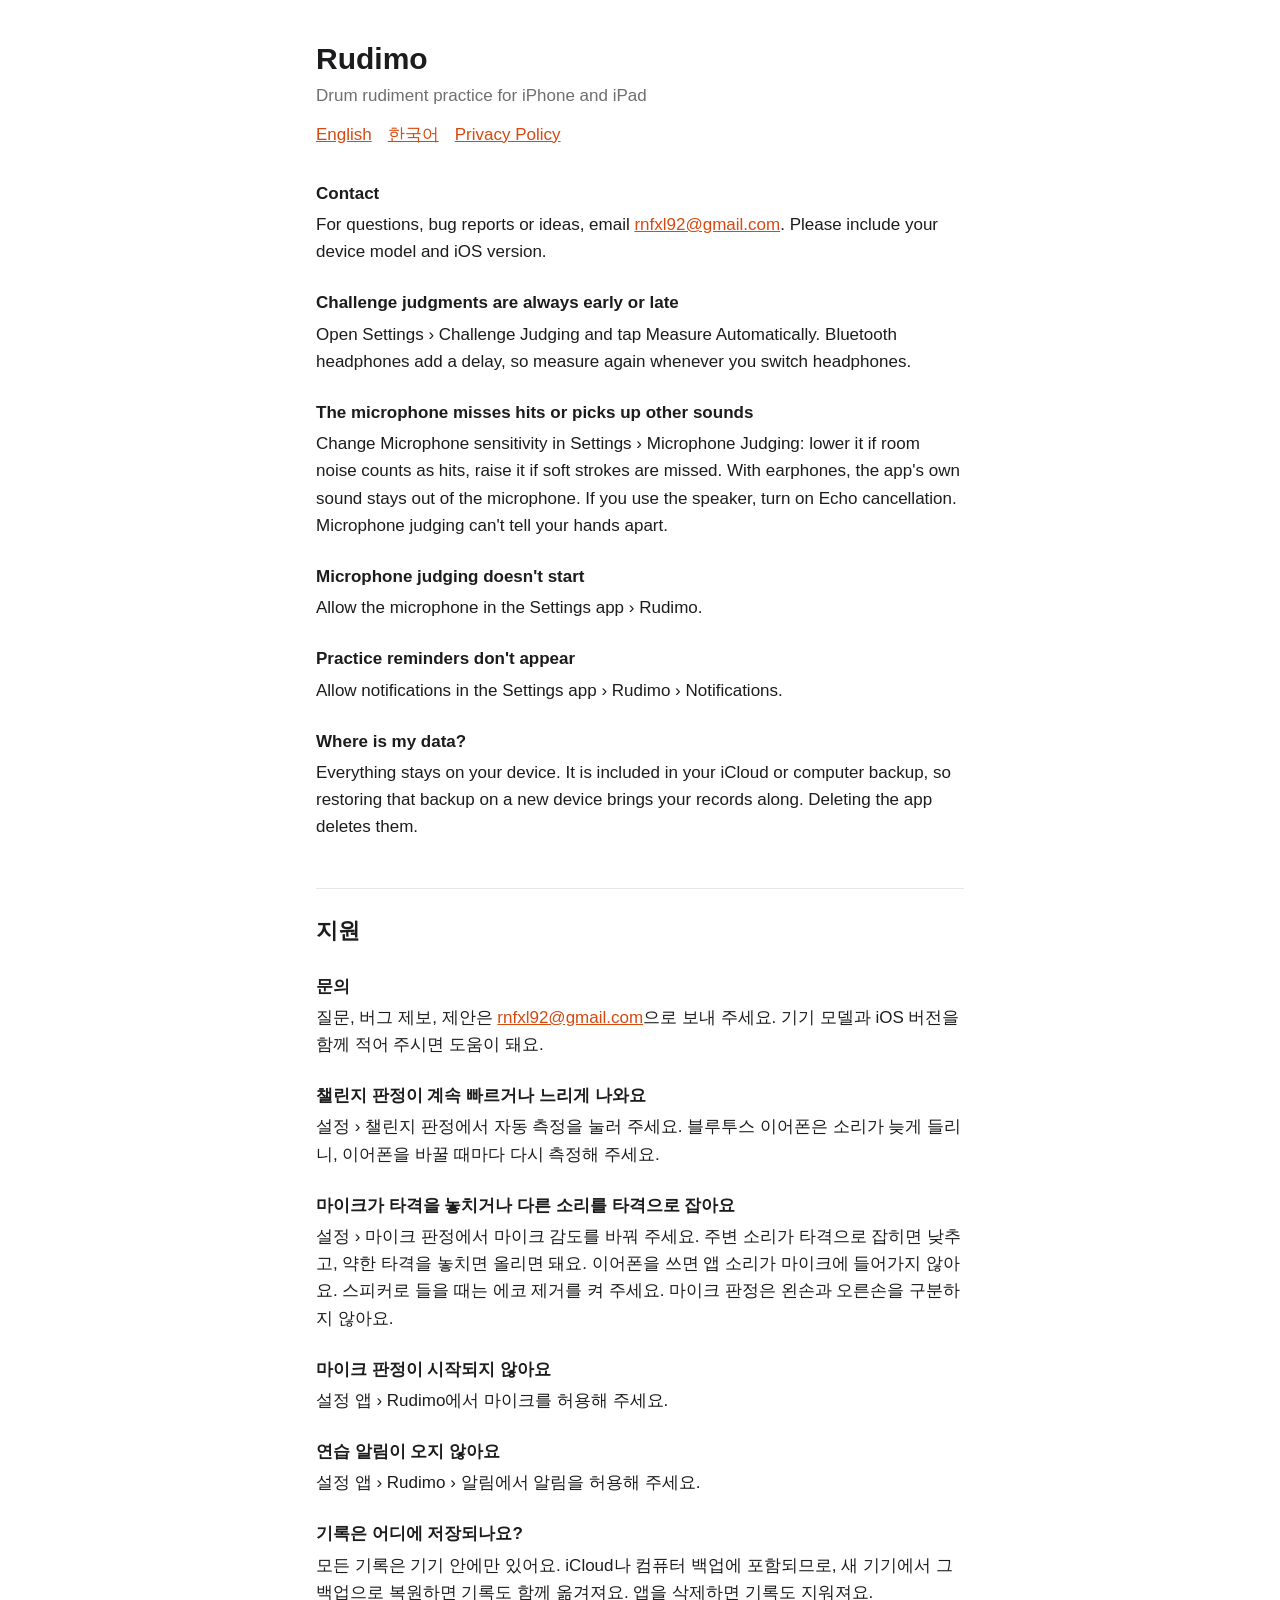
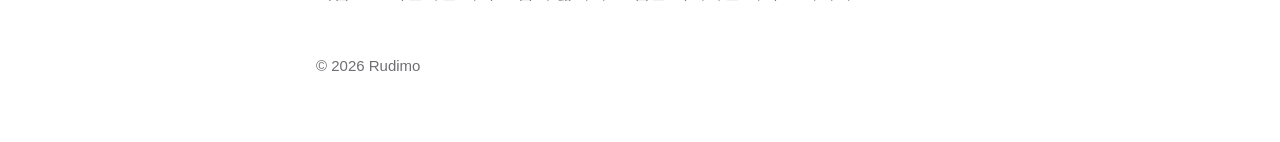
<file: index.html>
<!doctype html>
<html lang="en">
<head>
  <meta charset="utf-8">
  <meta name="viewport" content="width=device-width, initial-scale=1">
  <title>Rudimo Support</title>
  <link rel="stylesheet" href="style.css">
</head>
<body>
<main>
  <header>
    <h1>Rudimo</h1>
    <p class="muted">Drum rudiment practice for iPhone and iPad</p>
    <nav><a href="#en">English</a><a href="#ko" lang="ko">한국어</a><a href="privacy.html">Privacy Policy</a></nav>
  </header>

  <section id="en">
    <h3>Contact</h3>
    <p>For questions, bug reports or ideas, email <a href="mailto:rnfxl92@gmail.com">rnfxl92@gmail.com</a>. Please include your device model and iOS version.</p>

    <h3>Challenge judgments are always early or late</h3>
    <p>Open Settings › Challenge Judging and tap Measure Automatically. Bluetooth headphones add a delay, so measure again whenever you switch headphones.</p>

    <h3>The microphone misses hits or picks up other sounds</h3>
    <p>Change Microphone sensitivity in Settings › Microphone Judging: lower it if room noise counts as hits, raise it if soft strokes are missed. With earphones, the app's own sound stays out of the microphone. If you use the speaker, turn on Echo cancellation. Microphone judging can't tell your hands apart.</p>

    <h3>Microphone judging doesn't start</h3>
    <p>Allow the microphone in the Settings app › Rudimo.</p>

    <h3>Practice reminders don't appear</h3>
    <p>Allow notifications in the Settings app › Rudimo › Notifications.</p>

    <h3>Where is my data?</h3>
    <p>Everything stays on your device. It is included in your iCloud or computer backup, so restoring that backup on a new device brings your records along. Deleting the app deletes them.</p>
  </section>

  <section id="ko" lang="ko">
    <h2>지원</h2>

    <h3>문의</h3>
    <p>질문, 버그 제보, 제안은 <a href="mailto:rnfxl92@gmail.com">rnfxl92@gmail.com</a>으로 보내 주세요. 기기 모델과 iOS 버전을 함께 적어 주시면 도움이 돼요.</p>

    <h3>챌린지 판정이 계속 빠르거나 느리게 나와요</h3>
    <p>설정 › 챌린지 판정에서 자동 측정을 눌러 주세요. 블루투스 이어폰은 소리가 늦게 들리니, 이어폰을 바꿀 때마다 다시 측정해 주세요.</p>

    <h3>마이크가 타격을 놓치거나 다른 소리를 타격으로 잡아요</h3>
    <p>설정 › 마이크 판정에서 마이크 감도를 바꿔 주세요. 주변 소리가 타격으로 잡히면 낮추고, 약한 타격을 놓치면 올리면 돼요. 이어폰을 쓰면 앱 소리가 마이크에 들어가지 않아요. 스피커로 들을 때는 에코 제거를 켜 주세요. 마이크 판정은 왼손과 오른손을 구분하지 않아요.</p>

    <h3>마이크 판정이 시작되지 않아요</h3>
    <p>설정 앱 › Rudimo에서 마이크를 허용해 주세요.</p>

    <h3>연습 알림이 오지 않아요</h3>
    <p>설정 앱 › Rudimo › 알림에서 알림을 허용해 주세요.</p>

    <h3>기록은 어디에 저장되나요?</h3>
    <p>모든 기록은 기기 안에만 있어요. iCloud나 컴퓨터 백업에 포함되므로, 새 기기에서 그 백업으로 복원하면 기록도 함께 옮겨져요. 앱을 삭제하면 기록도 지워져요.</p>
  </section>

  <footer>© 2026 Rudimo</footer>
</main>
</body>
</html>
</file>
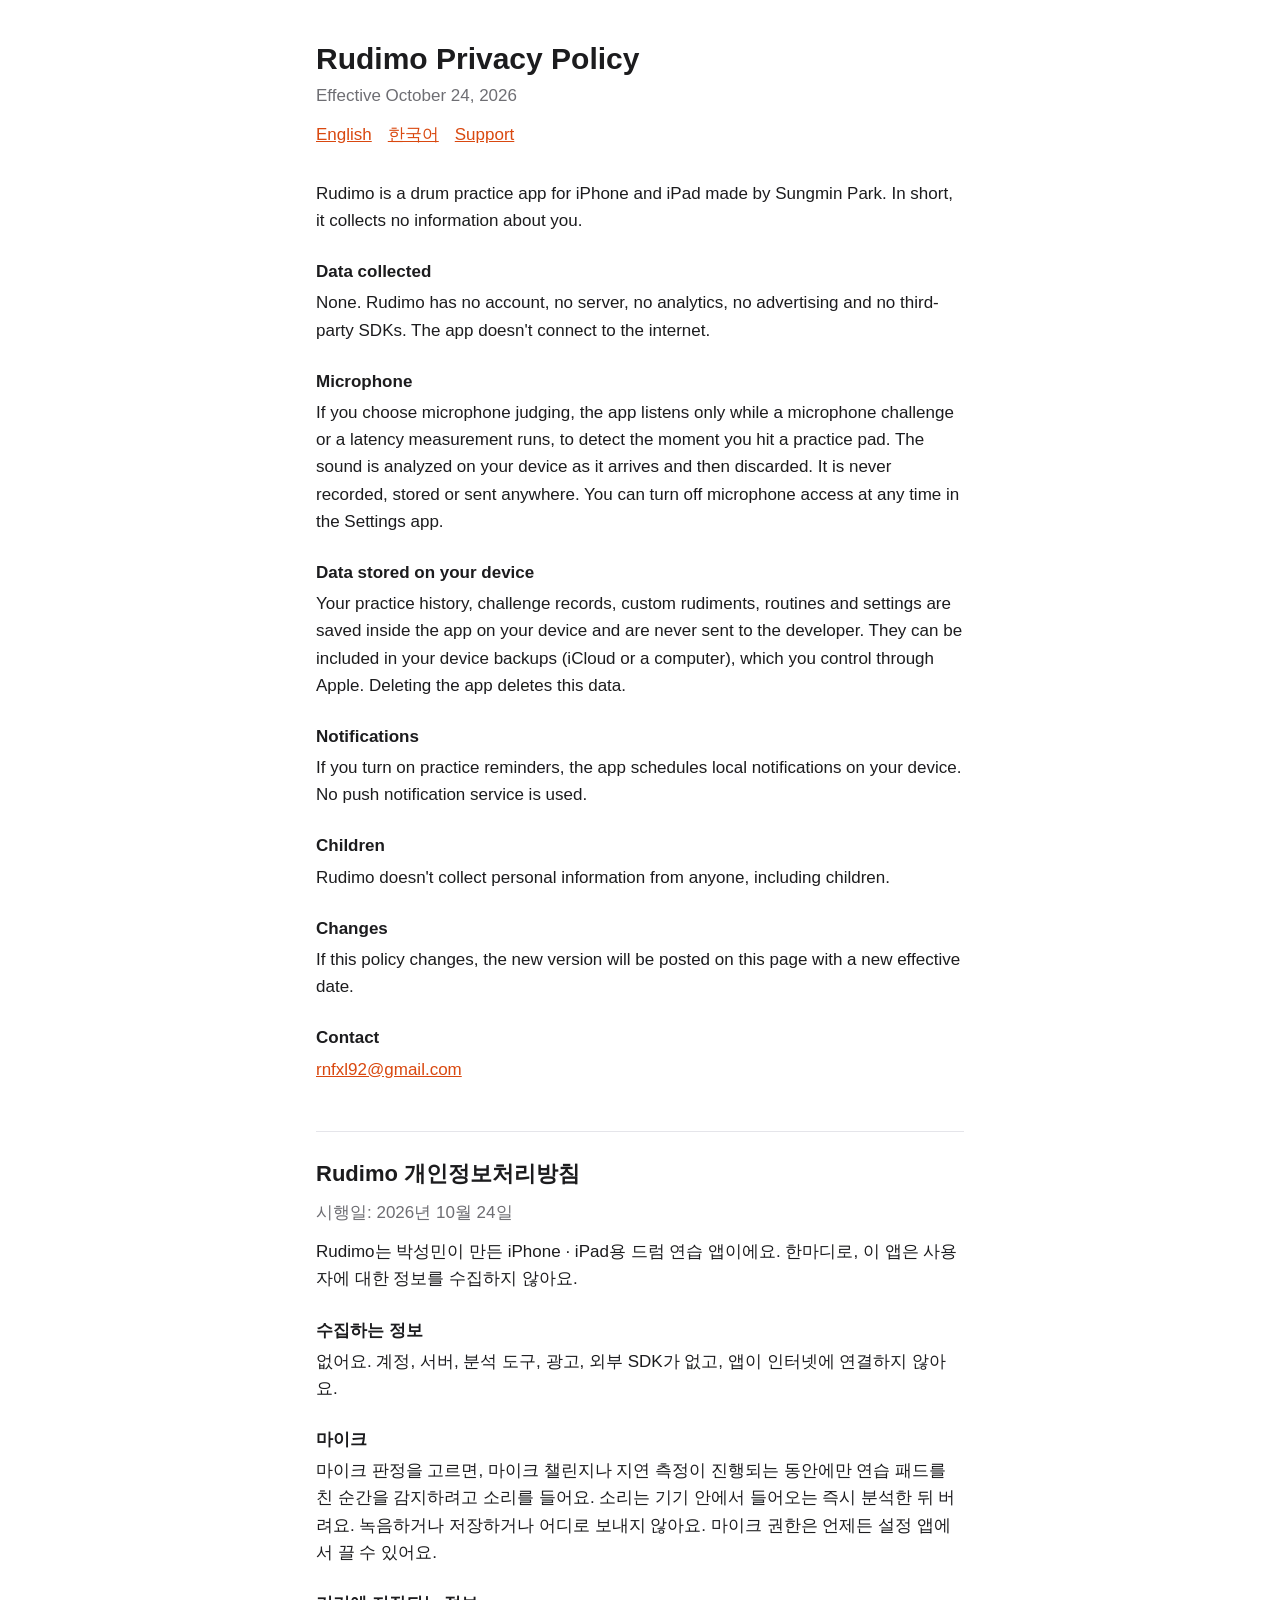
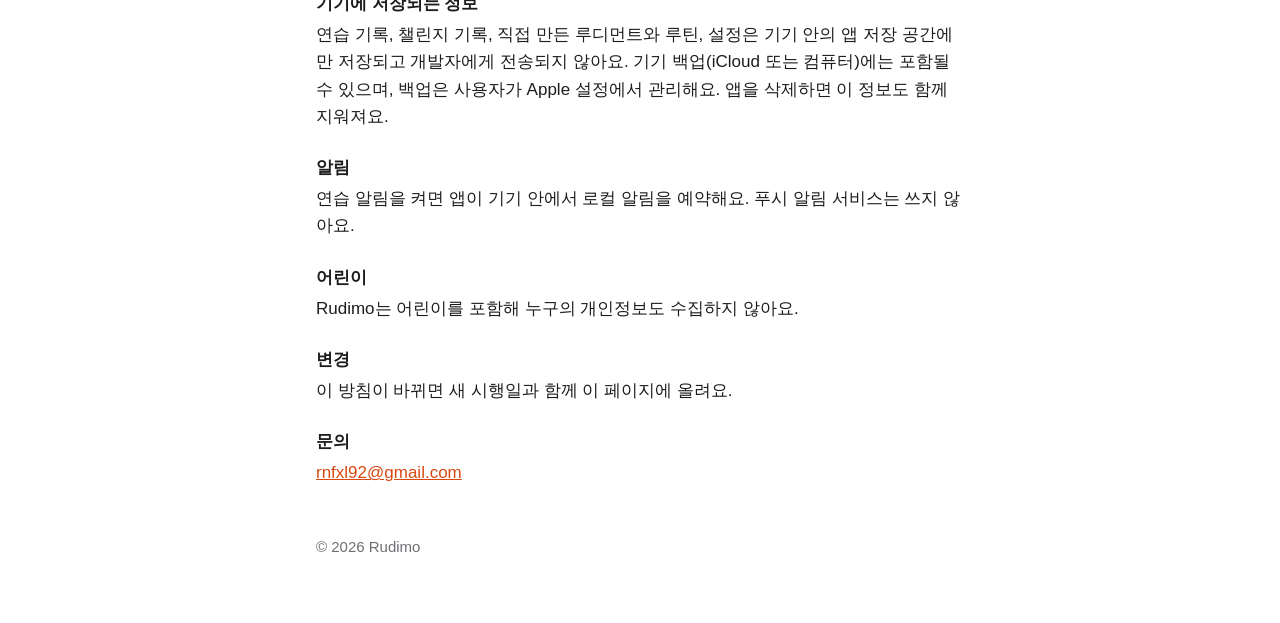
<file: privacy.html>
<!doctype html>
<html lang="en">
<head>
  <meta charset="utf-8">
  <meta name="viewport" content="width=device-width, initial-scale=1">
  <title>Rudimo Privacy Policy</title>
  <link rel="stylesheet" href="style.css">
</head>
<body>
<main>
  <header>
    <h1>Rudimo Privacy Policy</h1>
    <p class="muted">Effective October 24, 2026</p>
    <nav><a href="#en">English</a><a href="#ko" lang="ko">한국어</a><a href="./">Support</a></nav>
  </header>

  <section id="en">
    <p>Rudimo is a drum practice app for iPhone and iPad made by Sungmin Park. In short, it collects no information about you.</p>

    <h3>Data collected</h3>
    <p>None. Rudimo has no account, no server, no analytics, no advertising and no third-party SDKs. The app doesn't connect to the internet.</p>

    <h3>Microphone</h3>
    <p>If you choose microphone judging, the app listens only while a microphone challenge or a latency measurement runs, to detect the moment you hit a practice pad. The sound is analyzed on your device as it arrives and then discarded. It is never recorded, stored or sent anywhere. You can turn off microphone access at any time in the Settings app.</p>

    <h3>Data stored on your device</h3>
    <p>Your practice history, challenge records, custom rudiments, routines and settings are saved inside the app on your device and are never sent to the developer. They can be included in your device backups (iCloud or a computer), which you control through Apple. Deleting the app deletes this data.</p>

    <h3>Notifications</h3>
    <p>If you turn on practice reminders, the app schedules local notifications on your device. No push notification service is used.</p>

    <h3>Children</h3>
    <p>Rudimo doesn't collect personal information from anyone, including children.</p>

    <h3>Changes</h3>
    <p>If this policy changes, the new version will be posted on this page with a new effective date.</p>

    <h3>Contact</h3>
    <p><a href="mailto:rnfxl92@gmail.com">rnfxl92@gmail.com</a></p>
  </section>

  <section id="ko" lang="ko">
    <h2>Rudimo 개인정보처리방침</h2>
    <p class="muted">시행일: 2026년 10월 24일</p>
    <p>Rudimo는 박성민이 만든 iPhone · iPad용 드럼 연습 앱이에요. 한마디로, 이 앱은 사용자에 대한 정보를 수집하지 않아요.</p>

    <h3>수집하는 정보</h3>
    <p>없어요. 계정, 서버, 분석 도구, 광고, 외부 SDK가 없고, 앱이 인터넷에 연결하지 않아요.</p>

    <h3>마이크</h3>
    <p>마이크 판정을 고르면, 마이크 챌린지나 지연 측정이 진행되는 동안에만 연습 패드를 친 순간을 감지하려고 소리를 들어요. 소리는 기기 안에서 들어오는 즉시 분석한 뒤 버려요. 녹음하거나 저장하거나 어디로 보내지 않아요. 마이크 권한은 언제든 설정 앱에서 끌 수 있어요.</p>

    <h3>기기에 저장되는 정보</h3>
    <p>연습 기록, 챌린지 기록, 직접 만든 루디먼트와 루틴, 설정은 기기 안의 앱 저장 공간에만 저장되고 개발자에게 전송되지 않아요. 기기 백업(iCloud 또는 컴퓨터)에는 포함될 수 있으며, 백업은 사용자가 Apple 설정에서 관리해요. 앱을 삭제하면 이 정보도 함께 지워져요.</p>

    <h3>알림</h3>
    <p>연습 알림을 켜면 앱이 기기 안에서 로컬 알림을 예약해요. 푸시 알림 서비스는 쓰지 않아요.</p>

    <h3>어린이</h3>
    <p>Rudimo는 어린이를 포함해 누구의 개인정보도 수집하지 않아요.</p>

    <h3>변경</h3>
    <p>이 방침이 바뀌면 새 시행일과 함께 이 페이지에 올려요.</p>

    <h3>문의</h3>
    <p><a href="mailto:rnfxl92@gmail.com">rnfxl92@gmail.com</a></p>
  </section>

  <footer>© 2026 Rudimo</footer>
</main>
</body>
</html>
</file>
<file: style.css>
:root {
  --bg: #ffffff;
  --text: #1c1c1e;
  --muted: #6e6e73;
  --line: #e5e5ea;
  --accent: #d9480f;
  color-scheme: light dark;
}

@media (prefers-color-scheme: dark) {
  :root {
    --bg: #111113;
    --text: #f2f2f7;
    --muted: #a1a1a6;
    --line: #2c2c2e;
    --accent: #ff8a4c;
  }
}

* { box-sizing: border-box; }

body {
  margin: 0;
  background: var(--bg);
  color: var(--text);
  font: 17px/1.6 -apple-system, BlinkMacSystemFont, "Apple SD Gothic Neo", "Segoe UI", sans-serif;
}

main {
  max-width: 680px;
  margin: 0 auto;
  padding: 40px 16px 64px;
}

header { margin-bottom: 32px; }
h1 { font-size: 30px; line-height: 1.25; margin: 0 0 4px; }
h2 { font-size: 22px; margin: 48px 0 8px; padding-top: 24px; border-top: 1px solid var(--line); }
h3 { font-size: 17px; margin: 24px 0 4px; }
p, ul { margin: 0 0 12px; }
ul { padding-left: 20px; }
a { color: var(--accent); }
.muted { color: var(--muted); }
nav a { margin-right: 16px; }
footer { margin-top: 48px; font-size: 15px; color: var(--muted); }
</file>
